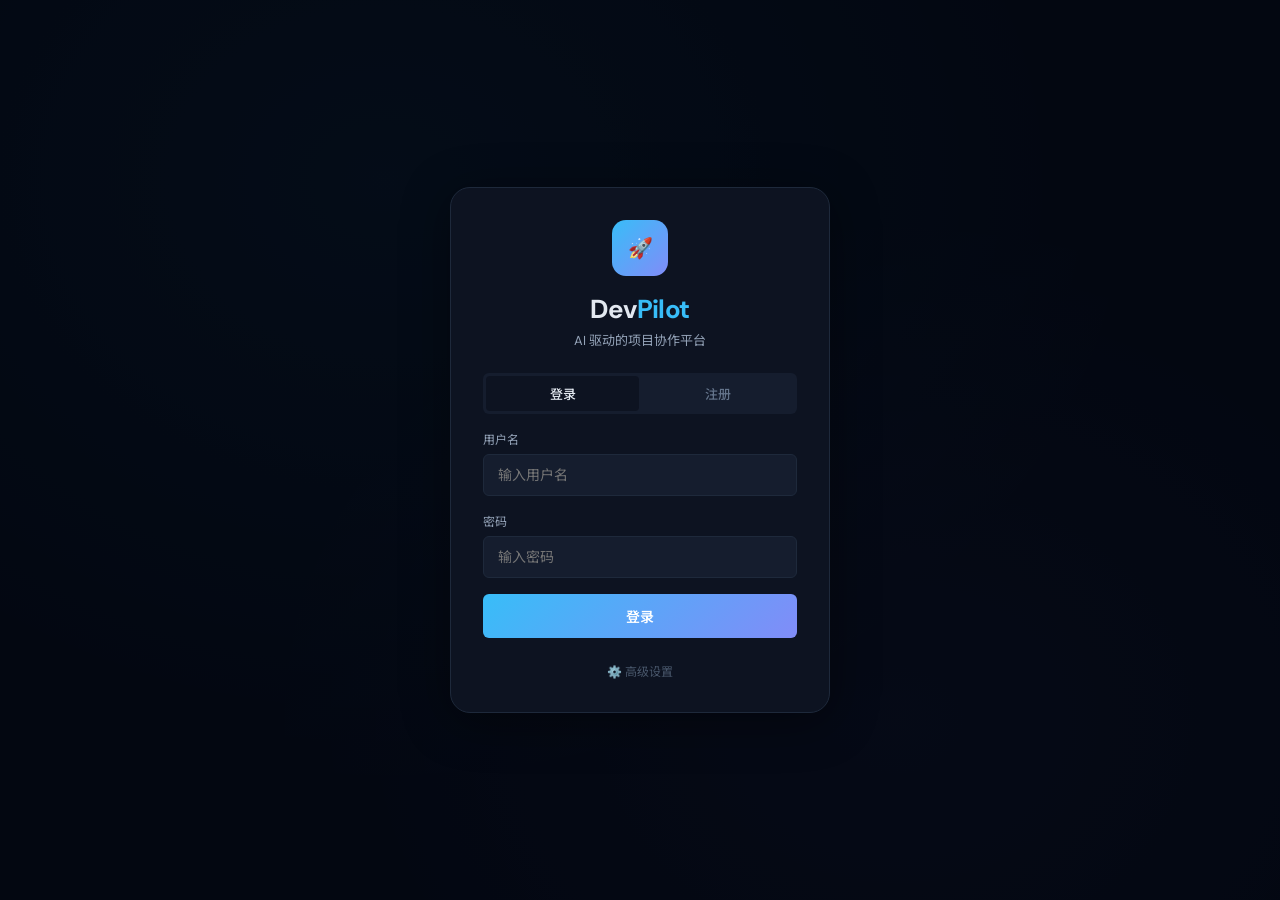
<file: frontend/index.html>
<!DOCTYPE html>
<html lang="zh-CN">
<head>
  <meta charset="UTF-8">
  <meta name="viewport" content="width=device-width, initial-scale=1.0">
  <title>DevPilot — AI 驱动的项目协作平台</title>
  <link rel="icon" href="data:image/svg+xml,<svg xmlns='http://www.w3.org/2000/svg' viewBox='0 0 100 100'><text y='.9em' font-size='90'>🚀</text></svg>">
  <!-- CSS -->
  <link rel="stylesheet" href="css/vars.css">
  <link rel="stylesheet" href="css/layout.css">
  <link rel="stylesheet" href="css/components.css">
  <link rel="stylesheet" href="css/pages/dashboard.css">
  <link rel="stylesheet" href="css/pages/wizard.css">
  <link rel="stylesheet" href="css/pages/workspace.css">
  <link rel="stylesheet" href="css/pages/chat.css">
  <link rel="stylesheet" href="css/pages/settings.css">
  <link rel="stylesheet" href="css/pages/debug.css">
</head>
<body>

  <!-- ═══ Auth Screen ═══ -->
  <div class="auth-screen" id="authScreen">
    <div class="auth-bg"></div>
    <div class="auth-card">
      <div class="auth-logo">🚀</div>
      <div class="auth-title">Dev<span>Pilot</span></div>
      <div class="auth-subtitle">AI 驱动的项目协作平台</div>

      <div class="auth-tabs">
        <div class="auth-tab active" data-tab="login" onclick="LoginPage.switchTab('login')">登录</div>
        <div class="auth-tab" data-tab="register" onclick="LoginPage.switchTab('register')">注册</div>
      </div>

      <div class="auth-error" id="authError"></div>

      <form class="auth-form active" id="loginForm">
        <div class="field">
          <label>用户名</label>
          <input type="text" id="loginUser" placeholder="输入用户名" autocomplete="username" required>
        </div>
        <div class="field">
          <label>密码</label>
          <input type="password" id="loginPass" placeholder="输入密码" autocomplete="current-password" required>
        </div>
        <button type="submit" class="auth-btn" id="loginBtn">登录</button>
      </form>

      <form class="auth-form" id="registerForm">
        <div class="field">
          <label>用户名</label>
          <input type="text" id="regUser" placeholder="至少3个字符" autocomplete="username" required minlength="3">
        </div>
        <div class="field">
          <label>密码</label>
          <input type="password" id="regPass" placeholder="至少8个字符" autocomplete="new-password" required minlength="8">
        </div>
        <div class="field">
          <label>邮箱（可选）</label>
          <input type="email" id="regEmail" placeholder="your@email.com" autocomplete="email">
        </div>
        <button type="submit" class="auth-btn" id="regBtn">注册</button>
      </form>

      <div class="auth-config">
        <div class="config-toggle" onclick="this.nextElementSibling.classList.toggle('open')">⚙️ 高级设置</div>
        <div class="config-fields" id="configFields">
          <div class="field">
            <label>服务地址</label>
            <input type="text" id="cfgBaseUrl" placeholder="默认: 当前域名" value="">
          </div>
          <p style="font-size:11px;color:var(--text-dim);margin-top:4px">
            模块级 Mock 开关请在登录后「设置」页面管理
          </p>
        </div>
      </div>
    </div>
  </div>

  <!-- ═══ App Shell ═══ -->
  <div class="app-shell" id="appShell">
    <aside class="shell-sidebar" id="shellSidebar"></aside>
    <div class="sidebar-overlay" id="sidebarOverlay"></div>
    <header class="shell-topbar" id="shellTopbar"></header>
    <main class="shell-content" id="shellContent"></main>
  </div>

  <!-- ═══ Toast Container ═══ -->
  <div class="toast-container" id="toastContainer"></div>

  <!-- ═══ JS Core ═══ -->
  <script src="js/core/events.js"></script>
  <script src="js/core/state.js"></script>
  <script src="js/core/router.js"></script>
  <script src="js/mock/data.js"></script>
  <script src="js/data/ai-roles.js"></script>
  <script src="js/data/prompt-store.js"></script>
  <script src="js/mock/simulator.js"></script>
  <script src="js/core/api.js"></script>
  <script src="js/core/shell.js"></script>

  <!-- ═══ JS Components ═══ -->
  <script src="js/components/role-panel.js"></script>
  <script src="js/components/skill-modal.js"></script>
  <script src="js/components/interaction-log.js"></script>

  <!-- ═══ JS Pages ═══ -->
  <script src="js/pages/login.js"></script>
  <script src="js/pages/dashboard.js"></script>
  <script src="js/pages/wizard.js"></script>
  <script src="js/pages/workspace.js"></script>
  <script src="js/pages/chat.js"></script>
  <script src="js/pages/settings.js"></script>
  <script src="js/pages/debug.js"></script>

  <!-- ═══ Boot ═══ -->
  <script>
    (function boot() {
      // Restore module-level mock settings
      const savedMock = AppState.get('mock_modules');
      if (savedMock && typeof savedMock === 'object') {
        Object.assign(CONFIG.MOCK, savedMock);
      }
      // Legacy compat: restore old USE_MOCK → projects/templates/phases
      const legacyMock = AppState.get('use_mock');
      if (legacyMock !== undefined && !savedMock) {
        CONFIG.USE_MOCK = legacyMock;
      }

      const savedUrl = AppState.get('base_url');
      if (savedUrl) CONFIG.BASE_URL = savedUrl;

      // Apply config from login screen
      const cfgBase = document.getElementById('cfgBaseUrl');
      if (cfgBase) cfgBase.value = CONFIG.BASE_URL || '';
      if (cfgBase) cfgBase.onchange = () => { CONFIG.BASE_URL = cfgBase.value.replace(/\/+$/, ''); AppState.set('base_url', CONFIG.BASE_URL); };

      // Register routes
      Router.add('/login', () => LoginPage.render(), { noShell: true, guest: true });
      Router.add('/', () => DashboardPage.render(), { auth: true });
      Router.add('/new', () => WizardPage.render(), { auth: true });
      Router.add('/projects/:id', (p) => WorkspacePage.render(p), { auth: true });
      Router.add('/chat', () => ChatPage.render(), { auth: true });
      Router.add('/settings', () => SettingsPage.render(), { auth: true });
      Router.add('/debug', () => DebugPage.render(), { auth: true });

      // Init shell if logged in
      if (AppState.isLoggedIn) {
        Shell.init();
        ChatPage.init();
      }

      // Start router
      Router.start();

      if (!window.location.hash && !AppState.isLoggedIn) {
        Router.navigate('/login');
      }
    })();
  </script>
</body>
</html>
</file>
<file: frontend/css/vars.css>
/* ═══════════════════════════════════════════════════
   DevPilot Design System — CSS Variables
   Dark Cosmos Theme with Neon Accents
   ═══════════════════════════════════════════════════ */
@import url('https://fonts.googleapis.com/css2?family=DM+Sans:ital,opsz,wght@0,9..40,300;400;500;600;700&family=Noto+Sans+SC:wght@300;400;500;600;700&family=JetBrains+Mono:wght@400;500;600&display=swap');

:root {
  --bg-deep:#030711; --bg-primary:#0a0f1a; --bg-secondary:#111827;
  --bg-card:#0d1321; --bg-card-hover:#131b2e; --bg-input:#151d2e;
  --bg-hover:#1a2438; --bg-surface:#0f1729; --bg-overlay:rgba(3,7,17,0.85);
  --accent:#38bdf8; --accent-glow:rgba(56,189,248,0.15); --accent-dim:#1e6ea1;
  --accent-2:#818cf8; --accent-2-glow:rgba(129,140,248,0.15); --accent-3:#c084fc;
  --gradient-1:linear-gradient(135deg,#38bdf8,#818cf8);
  --gradient-hero:linear-gradient(135deg,rgba(56,189,248,0.08),rgba(129,140,248,0.08) 50%,rgba(192,132,252,0.05));
  --text-primary:#e2e8f0; --text-secondary:#94a3b8; --text-dim:#64748b; --text-muted:#475569;
  --border:#1e293b; --border-light:#2a3a52; --border-glow:rgba(56,189,248,0.25);
  --success:#34d399; --success-bg:rgba(52,211,153,0.1);
  --warning:#fbbf24; --warning-bg:rgba(251,191,36,0.1);
  --error:#f87171; --error-bg:rgba(248,113,113,0.1);
  --info:#60a5fa; --info-bg:rgba(96,165,250,0.1);
  --phase-pending:#64748b; --phase-working:#38bdf8; --phase-approval:#fbbf24;
  --phase-approved:#34d399; --phase-rejected:#f87171;
  --space-xs:4px; --space-sm:8px; --space-md:16px; --space-lg:24px; --space-xl:32px; --space-2xl:48px;
  --radius-sm:6px; --radius:10px; --radius-lg:14px; --radius-xl:20px; --radius-full:9999px;
  --shadow:0 4px 24px rgba(0,0,0,0.3); --shadow-sm:0 2px 8px rgba(0,0,0,0.2);
  --shadow-lg:0 8px 48px rgba(0,0,0,0.4); --shadow-glow:0 0 24px rgba(56,189,248,0.15);
  --shadow-card:0 2px 12px rgba(0,0,0,0.25),inset 0 1px 0 rgba(255,255,255,0.03);
  --font-sans:'DM Sans','Noto Sans SC',-apple-system,sans-serif;
  --font-display:'DM Sans','Noto Sans SC',sans-serif;
  --font-mono:'JetBrains Mono',monospace;
  --ease:cubic-bezier(0.4,0,0.2,1); --ease-out:cubic-bezier(0,0,0.2,1);
  --ease-bounce:cubic-bezier(0.34,1.56,0.64,1);
  --duration:0.2s; --duration-slow:0.4s;
  --sidebar-w:240px; --topbar-h:56px; --content-max:1200px;
}
*,*::before,*::after{margin:0;padding:0;box-sizing:border-box}
html,body{height:100%}
body{font-family:var(--font-sans);background:var(--bg-deep);color:var(--text-primary);overflow:hidden;-webkit-font-smoothing:antialiased}
::-webkit-scrollbar{width:6px;height:6px}
::-webkit-scrollbar-track{background:transparent}
::-webkit-scrollbar-thumb{background:var(--border-light);border-radius:3px}
::selection{background:rgba(56,189,248,0.3)}
:focus-visible{outline:2px solid var(--accent);outline-offset:2px}
</file>
<file: frontend/css/layout.css>
/* ═══════════════════════════════════════════════════
   Shell Layout — Sidebar + Topbar + Content
   ═══════════════════════════════════════════════════ */

/* ── App Shell ── */
.app-shell { display:flex; height:100vh; width:100vw; }
.app-shell.auth-mode .shell-sidebar,
.app-shell.auth-mode .shell-topbar { display:none; }
.app-shell.auth-mode .shell-content { margin:0; width:100%; }

/* ── Sidebar ── */
.shell-sidebar {
  width:var(--sidebar-w); height:100vh; position:fixed; left:0; top:0; z-index:100;
  background:var(--bg-primary); border-right:1px solid var(--border);
  display:flex; flex-direction:column; transition:transform var(--duration-slow) var(--ease);
}
.sidebar-header {
  padding:var(--space-lg) var(--space-lg) var(--space-md);
  display:flex; align-items:center; gap:var(--space-sm);
}
.sidebar-logo {
  width:36px; height:36px; border-radius:var(--radius-sm);
  background:var(--gradient-1); display:flex; align-items:center; justify-content:center;
  font-family:var(--font-display); font-weight:700; font-size:14px; color:#fff;
  flex-shrink:0;
}
.sidebar-brand {
  font-family:var(--font-display); font-size:18px; font-weight:700; letter-spacing:-0.02em;
}
.sidebar-brand span { color:var(--accent); }

.sidebar-nav { flex:1; padding:var(--space-sm) var(--space-sm); overflow-y:auto; }
.nav-item {
  display:flex; align-items:center; gap:var(--space-sm); padding:10px 14px;
  border-radius:var(--radius-sm); color:var(--text-secondary); cursor:pointer;
  transition:all var(--duration) var(--ease); font-size:14px; margin-bottom:2px;
  text-decoration:none; position:relative;
}
.nav-item:hover { background:var(--bg-hover); color:var(--text-primary); }
.nav-item.active {
  background:var(--accent-glow); color:var(--accent);
}
.nav-item.active::before {
  content:''; position:absolute; left:0; top:50%; transform:translateY(-50%);
  width:3px; height:20px; background:var(--accent); border-radius:0 2px 2px 0;
}
.nav-icon { font-size:18px; width:24px; text-align:center; flex-shrink:0; }
.nav-label { font-weight:500; }

.sidebar-footer {
  padding:var(--space-md); border-top:1px solid var(--border);
}
.sidebar-user {
  display:flex; align-items:center; gap:var(--space-sm); padding:var(--space-sm);
  border-radius:var(--radius-sm); cursor:pointer; transition:background var(--duration) var(--ease);
}
.sidebar-user:hover { background:var(--bg-hover); }
.user-avatar {
  width:32px; height:32px; border-radius:var(--radius-full);
  background:var(--gradient-1); display:flex; align-items:center; justify-content:center;
  font-weight:600; font-size:13px; color:#fff; flex-shrink:0;
}
.user-name { font-size:13px; color:var(--text-secondary); }
.user-logout {
  margin-left:auto; color:var(--text-muted); cursor:pointer; font-size:16px;
  transition:color var(--duration);
}
.user-logout:hover { color:var(--error); }

/* ── Topbar ── */
.shell-topbar {
  position:fixed; top:0; left:var(--sidebar-w); right:0; height:var(--topbar-h);
  background:rgba(10,15,26,0.8); backdrop-filter:blur(12px); -webkit-backdrop-filter:blur(12px);
  border-bottom:1px solid var(--border); z-index:90;
  display:flex; align-items:center; padding:0 var(--space-lg);
}
.topbar-breadcrumb { display:flex; align-items:center; gap:var(--space-sm); font-size:14px; }
.breadcrumb-sep { color:var(--text-muted); }
.breadcrumb-current { color:var(--text-primary); font-weight:500; }
.topbar-actions { margin-left:auto; display:flex; align-items:center; gap:var(--space-sm); }

/* ── Content ── */
.shell-content {
  margin-left:var(--sidebar-w); margin-top:var(--topbar-h);
  width:calc(100vw - var(--sidebar-w)); height:calc(100vh - var(--topbar-h));
  overflow-y:auto; position:relative;
}
.page-container {
  max-width:var(--content-max); margin:0 auto;
  padding:var(--space-xl) var(--space-lg);
}

/* ── Mobile Sidebar Toggle ── */
.mobile-menu-btn {
  display:none; background:none; border:none; color:var(--text-primary);
  font-size:22px; cursor:pointer; padding:var(--space-xs);
}
.sidebar-overlay {
  display:none; position:fixed; inset:0; background:rgba(0,0,0,0.5); z-index:99;
}

/* ── Mobile ── */
@media (max-width:768px) {
  .shell-sidebar { transform:translateX(-100%); z-index:200; }
  .shell-sidebar.open { transform:translateX(0); }
  .sidebar-overlay.open { display:block; }
  .shell-topbar { left:0; }
  .shell-content { margin-left:0; width:100vw; }
  .mobile-menu-btn { display:block; }
}
</file>
<file: frontend/css/components.css>
/* ═══════════════════════════════════════════════════
   Shared Components
   ═══════════════════════════════════════════════════ */

/* ── Buttons ── */
.btn {
  display:inline-flex; align-items:center; justify-content:center; gap:var(--space-sm);
  padding:10px 20px; border-radius:var(--radius-sm); font-family:var(--font-sans);
  font-size:14px; font-weight:500; cursor:pointer; border:none;
  transition:all var(--duration) var(--ease); text-decoration:none;
}
.btn-primary {
  background:var(--gradient-1); color:#fff;
  box-shadow:0 2px 12px rgba(56,189,248,0.25);
}
.btn-primary:hover { transform:translateY(-1px); box-shadow:0 4px 20px rgba(56,189,248,0.35); }
.btn-primary:active { transform:translateY(0); }
.btn-secondary {
  background:var(--bg-hover); color:var(--text-primary);
  border:1px solid var(--border-light);
}
.btn-secondary:hover { background:var(--bg-card-hover); border-color:var(--accent-dim); }
.btn-success { background:var(--success); color:#000; }
.btn-success:hover { filter:brightness(1.1); }
.btn-warning { background:var(--warning); color:#000; }
.btn-danger { background:transparent; color:var(--error); border:1px solid var(--error); }
.btn-danger:hover { background:var(--error-bg); }
.btn-ghost { background:transparent; color:var(--text-secondary); }
.btn-ghost:hover { background:var(--bg-hover); color:var(--text-primary); }
.btn-sm { padding:6px 14px; font-size:13px; }
.btn-lg { padding:14px 28px; font-size:16px; }
.btn-icon { width:36px; height:36px; padding:0; }
.btn:disabled { opacity:0.5; cursor:not-allowed; pointer-events:none; }

/* ── Cards ── */
.card {
  background:var(--bg-card); border:1px solid var(--border);
  border-radius:var(--radius-lg); padding:var(--space-lg);
  box-shadow:var(--shadow-card); transition:all var(--duration-slow) var(--ease);
}
.card:hover { border-color:var(--border-light); }
.card-interactive:hover {
  border-color:var(--accent-dim); transform:translateY(-2px);
  box-shadow:var(--shadow-card),var(--shadow-glow);
}

/* ── Badges ── */
.badge {
  display:inline-flex; align-items:center; gap:4px;
  padding:3px 10px; border-radius:var(--radius-full);
  font-size:12px; font-weight:500;
}
.badge-orange { background:var(--warning-bg); color:var(--warning); }
.badge-blue { background:var(--info-bg); color:var(--info); }
.badge-gray { background:rgba(100,116,139,0.15); color:var(--text-dim); }
.badge-green { background:var(--success-bg); color:var(--success); }
.badge-red { background:var(--error-bg); color:var(--error); }

/* ── Progress Bar ── */
.progress-bar {
  height:6px; background:var(--bg-hover); border-radius:3px; overflow:hidden;
}
.progress-fill {
  height:100%; border-radius:3px; transition:width 0.6s var(--ease);
  background:var(--gradient-1);
}

/* ── Input ── */
.input {
  width:100%; padding:12px 16px; border-radius:var(--radius-sm);
  background:var(--bg-input); border:1px solid var(--border);
  color:var(--text-primary); font-family:var(--font-sans); font-size:14px;
  transition:border-color var(--duration);
}
.input:focus { border-color:var(--accent); outline:none; }
.input::placeholder { color:var(--text-muted); }
.textarea { resize:vertical; min-height:80px; }
.field-label { display:block; font-size:13px; color:var(--text-secondary); margin-bottom:6px; font-weight:500; }

/* ── Toast ── */
.toast-container {
  position:fixed; top:var(--space-lg); right:var(--space-lg); z-index:9999;
  display:flex; flex-direction:column; gap:var(--space-sm);
}
.toast {
  padding:12px 20px; border-radius:var(--radius-sm);
  font-size:14px; animation:toastIn 0.3s var(--ease-out);
  box-shadow:var(--shadow-lg);
}
.toast-success { background:#065f46; color:#6ee7b7; border:1px solid #10b981; }
.toast-error { background:#7f1d1d; color:#fca5a5; border:1px solid #ef4444; }
.toast-info { background:#1e3a5f; color:#93c5fd; border:1px solid #3b82f6; }
@keyframes toastIn { from{opacity:0;transform:translateX(40px)} to{opacity:1;transform:none} }

/* ── Empty State ── */
.empty-state {
  display:flex; flex-direction:column; align-items:center; justify-content:center;
  padding:var(--space-3xl,64px) var(--space-lg); text-align:center;
}
.empty-icon { font-size:48px; margin-bottom:var(--space-md); opacity:0.6; }
.empty-title { font-size:20px; font-weight:600; margin-bottom:var(--space-sm); }
.empty-desc { color:var(--text-secondary); font-size:14px; max-width:400px; }

/* ── Loading Spinner ── */
.spinner {
  width:20px; height:20px; border:2px solid var(--border-light);
  border-top-color:var(--accent); border-radius:50%;
  animation:spin 0.8s linear infinite;
}
@keyframes spin { to{transform:rotate(360deg)} }

/* ── Breathing Animation ── */
@keyframes breathe {
  0%,100% { opacity:1; box-shadow:0 0 0 0 var(--accent-glow); }
  50% { opacity:0.85; box-shadow:0 0 20px 4px var(--accent-glow); }
}

/* ── Typing Cursor ── */
.typing-cursor::after {
  content:'▊'; color:var(--accent); animation:blink 1s step-end infinite; margin-left:2px;
}
@keyframes blink { 50%{opacity:0} }

/* ── Page Transition ── */
.page-enter { animation:pageIn 0.3s var(--ease-out); }
@keyframes pageIn { from{opacity:0;transform:translateY(12px)} to{opacity:1;transform:none} }

/* ── Auth Screen ── */
.auth-screen {
  display:none; position:fixed; inset:0; z-index:500;
  background:var(--bg-deep); align-items:center; justify-content:center;
}
.auth-screen.active { display:flex; }
.auth-bg {
  position:absolute; inset:0; opacity:0.4;
  background:radial-gradient(ellipse at 30% 20%,rgba(56,189,248,0.08),transparent 60%),
             radial-gradient(ellipse at 70% 80%,rgba(129,140,248,0.06),transparent 50%);
}
.auth-card {
  position:relative; width:380px; max-width:90vw;
  padding:var(--space-xl); background:var(--bg-card);
  border:1px solid var(--border); border-radius:var(--radius-xl);
  box-shadow:var(--shadow-lg);
}
.auth-logo {
  width:56px; height:56px; margin:0 auto var(--space-md);
  background:var(--gradient-1); border-radius:var(--radius-lg);
  display:flex; align-items:center; justify-content:center;
  font-family:var(--font-display); font-weight:700; font-size:20px; color:#fff;
}
.auth-title {
  text-align:center; font-family:var(--font-display); font-size:26px; font-weight:700;
  letter-spacing:-0.02em; margin-bottom:4px;
}
.auth-title span { color:var(--accent); }
.auth-subtitle { text-align:center; color:var(--text-secondary); font-size:13px; margin-bottom:var(--space-lg); }
.auth-tabs { display:flex; gap:2px; margin-bottom:var(--space-md); background:var(--bg-input); border-radius:var(--radius-sm); padding:3px; }
.auth-tab {
  flex:1; text-align:center; padding:8px; border-radius:4px;
  font-size:13px; font-weight:500; color:var(--text-dim); cursor:pointer;
  transition:all var(--duration);
}
.auth-tab.active { background:var(--bg-card); color:var(--text-primary); }
.auth-form { display:none; }
.auth-form.active { display:block; }
.auth-form .field { margin-bottom:var(--space-md); }
.auth-form label { display:block; font-size:12px; color:var(--text-secondary); margin-bottom:6px; }
.auth-form input { width:100%; padding:11px 14px; background:var(--bg-input); border:1px solid var(--border); border-radius:var(--radius-sm); color:var(--text-primary); font-size:14px; font-family:var(--font-sans); }
.auth-form input:focus { border-color:var(--accent); outline:none; }
.auth-btn { width:100%; padding:12px; background:var(--gradient-1); border:none; border-radius:var(--radius-sm); color:#fff; font-weight:600; font-size:14px; cursor:pointer; font-family:var(--font-sans); }
.auth-btn:hover { filter:brightness(1.1); }
.auth-error { display:none; padding:10px; border-radius:var(--radius-sm); background:var(--error-bg); color:var(--error); font-size:13px; margin-bottom:var(--space-md); }
.auth-error.show { display:block; }

/* ── Config Panel ── */
.auth-config { margin-top:var(--space-lg); }
.config-toggle { font-size:12px; color:var(--text-muted); cursor:pointer; text-align:center; }
.config-toggle:hover { color:var(--text-secondary); }
.config-fields { display:none; margin-top:var(--space-sm); }
.config-fields.open { display:block; }
.config-fields .field { margin-bottom:var(--space-sm); }
.config-fields label { display:block; font-size:11px; color:var(--text-muted); margin-bottom:4px; }
.config-fields input { width:100%; padding:8px 10px; background:var(--bg-input); border:1px solid var(--border); border-radius:var(--radius-sm); color:var(--text-secondary); font-size:12px; font-family:var(--font-mono); }
</file>
<file: frontend/css/pages/dashboard.css>
/* ═══ Dashboard ═══ */
.dash-welcome { text-align:center; padding:var(--space-3xl,64px) var(--space-lg) var(--space-2xl); }
.dash-welcome-icon { font-size:56px; margin-bottom:var(--space-md); }
.dash-welcome h1 { font-family:var(--font-display); font-size:32px; font-weight:700; letter-spacing:-0.03em; margin-bottom:var(--space-sm); }
.dash-welcome h1 span { background:var(--gradient-1); -webkit-background-clip:text; -webkit-text-fill-color:transparent; background-clip:text; }
.dash-welcome p { color:var(--text-secondary); font-size:16px; margin-bottom:var(--space-xl); }

/* Type Cards (Onboarding) */
.type-cards { display:grid; grid-template-columns:repeat(auto-fit,minmax(260px,1fr)); gap:var(--space-lg); max-width:900px; margin:0 auto; }
.type-card {
  background:var(--bg-card); border:1px solid var(--border); border-radius:var(--radius-xl);
  padding:var(--space-xl) var(--space-lg); cursor:pointer; text-align:center;
  transition:all var(--duration-slow) var(--ease); position:relative; overflow:hidden;
}
.type-card::before {
  content:''; position:absolute; inset:0; opacity:0;
  transition:opacity var(--duration-slow);
}
.type-card:nth-child(1)::before { background:radial-gradient(circle at 50% 30%,rgba(56,189,248,0.08),transparent 70%); }
.type-card:nth-child(2)::before { background:radial-gradient(circle at 50% 30%,rgba(129,140,248,0.08),transparent 70%); }
.type-card:nth-child(3)::before { background:radial-gradient(circle at 50% 30%,rgba(192,132,252,0.08),transparent 70%); }
.type-card:hover::before { opacity:1; }
.type-card:hover { border-color:var(--border-light); transform:translateY(-4px); box-shadow:var(--shadow-lg); }
.type-card-icon { font-size:48px; margin-bottom:var(--space-md); position:relative; }
.type-card-name { font-size:20px; font-weight:600; margin-bottom:var(--space-sm); position:relative; }
.type-card-desc { font-size:14px; color:var(--text-secondary); line-height:1.6; margin-bottom:var(--space-md); position:relative; }
.type-card-phases { font-size:13px; color:var(--text-dim); position:relative; }

/* Project Cards List */
.dash-header { display:flex; align-items:center; justify-content:space-between; margin-bottom:var(--space-lg); }
.dash-header h2 { font-size:20px; font-weight:600; }
.project-grid { display:grid; grid-template-columns:repeat(auto-fill,minmax(360px,1fr)); gap:var(--space-md); }

/* Project Card */
.project-card {
  background:var(--bg-card); border:1px solid var(--border); border-radius:var(--radius-lg);
  padding:var(--space-lg); cursor:pointer; transition:all var(--duration-slow) var(--ease);
}
.project-card:hover { border-color:var(--accent-dim); transform:translateY(-2px); box-shadow:var(--shadow-card),var(--shadow-glow); }
.pc-header { display:flex; align-items:center; justify-content:space-between; margin-bottom:var(--space-sm); }
.pc-title { display:flex; align-items:center; gap:var(--space-sm); }
.pc-title .icon { font-size:20px; }
.pc-title h3 { font-size:16px; font-weight:600; }
.pc-type { font-size:12px; color:var(--text-dim); margin-bottom:var(--space-md); }
.pc-phase { font-size:13px; color:var(--text-secondary); margin-bottom:var(--space-sm); }
.pc-phase strong { color:var(--text-primary); }
.pc-progress { margin-bottom:var(--space-sm); }
.pc-progress-text { font-size:12px; color:var(--text-dim); text-align:right; margin-top:4px; }
.pc-action { font-size:13px; color:var(--accent); display:flex; align-items:center; gap:4px; }

/* D6: Badge variant for archived */
.badge-dim { background:rgba(148,163,184,0.12); color:var(--text-dim); }

@media(max-width:768px) {
  .type-cards { grid-template-columns:1fr; }
  .project-grid { grid-template-columns:1fr; }
  .dash-welcome h1 { font-size:24px; }
}
</file>
<file: frontend/css/pages/wizard.css>
/* ═══ New Project Wizard v3.0 ═══ */

/* ── Wizard Shell ── */
.wizard { max-width:800px; margin:0 auto; }
.wizard-progress { display:flex; align-items:center; justify-content:center; gap:var(--space-sm); margin-bottom:var(--space-2xl); }
.wiz-step {
  display:flex; align-items:center; gap:var(--space-sm); font-size:13px; color:var(--text-muted);
}
.wiz-step.active { color:var(--accent); }
.wiz-step.done { color:var(--success); }
.wiz-dot {
  width:28px; height:28px; border-radius:50%; border:2px solid var(--border);
  display:flex; align-items:center; justify-content:center; font-size:12px; font-weight:600;
  transition:all var(--duration);
}
.wiz-step.active .wiz-dot { border-color:var(--accent); background:var(--accent-glow); color:var(--accent); }
.wiz-step.done .wiz-dot { border-color:var(--success); background:var(--success-bg); color:var(--success); }
.wiz-line { width:40px; height:2px; background:var(--border); }
.wiz-step.done+.wiz-line { background:var(--success); }

/* Step 1: Type Select */
.wiz-title { font-size:24px; font-weight:600; text-align:center; margin-bottom:var(--space-sm); }
.wiz-subtitle { text-align:center; color:var(--text-secondary); font-size:14px; margin-bottom:var(--space-xl); }

/* Step 2: Naming (was Step 3) */
.wiz-form { max-width:480px; margin:0 auto; }
.wiz-form .field { margin-bottom:var(--space-lg); }
.wiz-actions { display:flex; justify-content:center; gap:var(--space-md); margin-top:var(--space-xl); }

/* ═══ Interview Phase ═══ */

/* ── Interview Container ── */
.interview-container {
  max-width:900px; margin:0 auto;
  display:flex; flex-direction:column;
  height:calc(100vh - var(--topbar-h) - 48px);
}

/* ── Phase Progress Bar ── */
.interview-progress {
  display:flex; align-items:center; justify-content:center;
  gap:var(--space-xs); padding:var(--space-md) 0;
  border-bottom:1px solid var(--border);
  margin-bottom:var(--space-md); flex-shrink:0;
}
.ip-step {
  display:flex; align-items:center; gap:6px;
  font-size:13px; color:var(--text-muted);
  transition:color var(--duration);
}
.ip-step.active { color:var(--accent); font-weight:600; }
.ip-step.done { color:var(--success); }
.ip-dot {
  width:32px; height:32px; border-radius:50%; border:2px solid var(--border);
  display:flex; align-items:center; justify-content:center; font-size:14px;
  transition:all var(--duration);
}
.ip-step.active .ip-dot { border-color:var(--accent); background:var(--accent-glow); }
.ip-step.done .ip-dot { border-color:var(--success); background:var(--success-bg); color:var(--success); font-size:12px; }
.ip-line { width:32px; height:2px; background:var(--border); }
.ip-step.done+.ip-line, .ip-step.done ~ .ip-line { background:var(--success); }

/* ── Interview Header ── */
.interview-header {
  display:flex; align-items:center; gap:var(--space-md);
  padding:var(--space-md); background:var(--bg-card);
  border:1px solid var(--border); border-radius:var(--radius);
  margin-bottom:var(--space-md); flex-shrink:0;
}
.interview-header-icon { font-size:32px; }
.interview-header-title { font-size:18px; font-weight:600; }
.interview-header-sub { font-size:13px; color:var(--text-secondary); margin-top:2px; }

/* ── Interview Messages ── */
.interview-messages {
  flex:1; overflow-y:auto; padding:var(--space-md) 0;
  display:flex; flex-direction:column; gap:var(--space-md);
}

.interview-msg {
  display:flex; gap:var(--space-sm); max-width:85%;
  animation:msgFadeIn 0.3s var(--ease);
}
.interview-msg.user { align-self:flex-end; flex-direction:row-reverse; }
.interview-msg.ai { align-self:flex-start; }

.interview-msg-avatar {
  width:36px; height:36px; border-radius:50%;
  display:flex; align-items:center; justify-content:center;
  font-size:18px; flex-shrink:0;
  background:var(--bg-card); border:1px solid var(--border);
}

.interview-msg-body {
  background:var(--bg-card); border:1px solid var(--border);
  border-radius:var(--radius-lg); padding:var(--space-sm) var(--space-md);
  min-width:80px;
}
.interview-msg.user .interview-msg-body {
  background:var(--accent-glow); border-color:rgba(56,189,248,0.2);
}

.interview-msg-sender {
  font-size:11px; font-weight:600; color:var(--text-dim); margin-bottom:2px;
}
.interview-msg.user .interview-msg-sender { text-align:right; }

.interview-msg-content {
  font-size:14px; line-height:1.6; word-break:break-word;
}
.interview-msg-content h1 { font-size:16px; font-weight:700; margin:8px 0 4px; }
.interview-msg-content h2 { font-size:15px; font-weight:600; margin:8px 0 4px; }
.interview-msg-content h3 { font-size:14px; font-weight:600; margin:6px 0 2px; }
.interview-msg-content code {
  background:var(--bg-input); padding:1px 6px; border-radius:4px;
  font-family:var(--font-mono); font-size:13px;
}
.interview-msg-content ul { padding-left:18px; margin:4px 0; }
.interview-msg-content li { margin:2px 0; }
.interview-msg-content strong { color:var(--accent); }

/* Typing indicator */
.interview-typing { align-self:flex-start; }
.typing-dots {
  display:flex; gap:4px; align-items:center; padding:8px 12px;
}
.typing-dots span {
  width:6px; height:6px; background:var(--text-dim); border-radius:50%;
  animation:typingBounce 1.4s ease-in-out infinite;
}
.typing-dots span:nth-child(2) { animation-delay:0.2s; }
.typing-dots span:nth-child(3) { animation-delay:0.4s; }

.typing-cursor::after {
  content:'▊'; animation:blink 0.8s step-end infinite; color:var(--accent);
}

@keyframes typingBounce {
  0%,60%,100% { transform:translateY(0); opacity:0.4; }
  30% { transform:translateY(-4px); opacity:1; }
}
@keyframes blink { 0%,100%{opacity:1} 50%{opacity:0} }
@keyframes msgFadeIn { from{opacity:0;transform:translateY(8px)} to{opacity:1;transform:translateY(0)} }

/* ── Input Area ── */
.interview-input-area {
  flex-shrink:0; padding:var(--space-md) 0 var(--space-sm);
  border-top:1px solid var(--border);
  display:flex; flex-direction:column; gap:var(--space-sm);
}

.interview-input-wrap {
  display:flex; gap:var(--space-sm); align-items:flex-end;
}
.interview-input {
  flex:1; background:var(--bg-input); border:1px solid var(--border);
  border-radius:var(--radius); padding:10px 14px; color:var(--text-primary);
  font-family:var(--font-sans); font-size:14px; resize:none;
  transition:border-color var(--duration);
  max-height:120px;
}
.interview-input:focus { border-color:var(--accent); outline:none; }
.interview-input:disabled { opacity:0.5; cursor:not-allowed; }

.interview-send-btn {
  background:var(--accent); color:#fff; border:none; border-radius:var(--radius);
  padding:10px 20px; font-size:14px; font-weight:600; cursor:pointer;
  transition:all var(--duration); white-space:nowrap;
}
.interview-send-btn:hover:not(:disabled) { filter:brightness(1.1); }
.interview-send-btn:disabled { opacity:0.5; cursor:not-allowed; }

.interview-generate-btn {
  align-self:center; background:linear-gradient(135deg,var(--accent),var(--accent-2));
  color:#fff; border:none; border-radius:var(--radius-full);
  padding:8px 24px; font-size:13px; font-weight:600; cursor:pointer;
  transition:all var(--duration); animation:pulseGlow 2s ease-in-out infinite;
}
.interview-generate-btn:hover { transform:scale(1.02); filter:brightness(1.1); }

@keyframes pulseGlow {
  0%,100% { box-shadow:0 0 12px rgba(56,189,248,0.2); }
  50% { box-shadow:0 0 24px rgba(56,189,248,0.4); }
}

/* ── Report / PRD Preview ── */
.interview-report {
  flex-shrink:0; margin-top:var(--space-md);
  background:var(--bg-card); border:1px solid var(--border); border-radius:var(--radius-lg);
  overflow:hidden; max-height:50vh; display:flex; flex-direction:column;
}
.interview-report-title {
  font-size:16px; font-weight:600; padding:var(--space-md);
  border-bottom:1px solid var(--border); flex-shrink:0;
}
.interview-report-body {
  padding:var(--space-md); overflow-y:auto; flex:1;
  font-size:14px; line-height:1.7;
}
.interview-report-body h1 { font-size:18px; font-weight:700; margin:12px 0 6px; color:var(--accent); }
.interview-report-body h2 { font-size:16px; font-weight:600; margin:10px 0 4px; }
.interview-report-body h3 { font-size:15px; font-weight:600; margin:8px 0 4px; color:var(--accent-2); }
.interview-report-body ul { padding-left:20px; margin:4px 0; }
.interview-report-body li { margin:3px 0; }
.interview-report-body strong { color:var(--accent); }
.interview-report-body code {
  background:var(--bg-input); padding:1px 6px; border-radius:4px;
  font-family:var(--font-mono); font-size:13px;
}

.interview-report-actions {
  display:flex; justify-content:center; gap:var(--space-md);
  padding:var(--space-md); border-top:1px solid var(--border); flex-shrink:0;
}

/* ═══ PRD Review Phase ═══ */
.review-content {
  flex:1; overflow-y:auto; padding:var(--space-md) 0;
  display:flex; flex-direction:column; gap:var(--space-lg);
}

/* PRD Preview in Review */
.review-prd-preview {
  background:var(--bg-card); border:1px solid var(--border); border-radius:var(--radius-lg);
  overflow:hidden;
}
.review-prd-title {
  font-size:15px; font-weight:600; padding:var(--space-md);
  border-bottom:1px solid var(--border); background:var(--bg-surface);
}
.review-prd-body {
  padding:var(--space-md); max-height:300px; overflow-y:auto;
  font-size:13px; line-height:1.6; color:var(--text-secondary);
}
.review-prd-body h1 { font-size:16px; font-weight:700; margin:8px 0 4px; color:var(--text-primary); }
.review-prd-body h2 { font-size:15px; font-weight:600; margin:8px 0 4px; color:var(--text-primary); }
.review-prd-body h3 { font-size:14px; font-weight:600; margin:6px 0 2px; }
.review-prd-body strong { color:var(--accent); }

/* Review Cards */
.review-cards {
  display:grid; grid-template-columns:repeat(auto-fit, minmax(260px, 1fr));
  gap:var(--space-md);
}
.review-card {
  background:var(--bg-card); border:1px solid var(--border);
  border-radius:var(--radius-lg); padding:var(--space-md);
  transition:border-color var(--duration);
}
.review-card.review-loading {
  display:flex; flex-direction:column; gap:var(--space-sm);
}
.review-card.review-pass { border-left:3px solid var(--success); }
.review-card.review-risk { border-left:3px solid var(--warning); }
.review-card.review-need { border-left:3px solid var(--error); }

.review-card-header {
  display:flex; align-items:center; gap:var(--space-sm); margin-bottom:var(--space-sm);
}
.review-card-icon { font-size:24px; }
.review-card-role { font-size:14px; font-weight:600; flex:1; }

.review-conclusion-tag {
  font-size:11px; font-weight:600; padding:3px 10px;
  border-radius:var(--radius-full); white-space:nowrap;
}
.review-conclusion-tag.review-pass { background:var(--success-bg); color:var(--success); }
.review-conclusion-tag.review-risk { background:var(--warning-bg); color:var(--warning); }
.review-conclusion-tag.review-need { background:var(--error-bg); color:var(--error); }

.review-card-summary {
  font-size:14px; font-weight:500; margin-bottom:var(--space-sm);
  line-height:1.5;
}

.review-card-details { display:flex; flex-direction:column; gap:4px; }
.review-detail-item {
  font-size:13px; color:var(--text-secondary); line-height:1.5;
  padding-left:4px;
}

.review-card-body {
  display:flex; align-items:center; gap:var(--space-sm);
  padding:var(--space-lg) 0; justify-content:center;
}
.review-loading-text {
  font-size:13px; color:var(--text-dim); animation:pulse 1.5s ease-in-out infinite;
}
@keyframes pulse { 0%,100%{opacity:0.4} 50%{opacity:1} }

/* Review Actions */
.review-actions {
  display:flex; justify-content:center; gap:var(--space-md);
  padding:var(--space-lg) 0;
}

/* ── Spinner ── */
.spinner-sm {
  display:inline-block; width:14px; height:14px;
  border:2px solid rgba(255,255,255,0.3);
  border-top-color:#fff; border-radius:50%;
  animation:spin 0.6s linear infinite;
}
@keyframes spin { to { transform:rotate(360deg); } }

/* ── Button Accent ── */
.btn-accent {
  background:var(--gradient-1); color:#fff; border:none;
  border-radius:var(--radius); padding:8px 20px;
  font-size:14px; font-weight:600; cursor:pointer;
  transition:all var(--duration);
}
.btn-accent:hover { filter:brightness(1.1); transform:translateY(-1px); }

/* ── Mobile ── */
@media (max-width:768px) {
  .interview-container { height:calc(100vh - var(--topbar-h) - 24px); }
  .interview-msg { max-width:92%; }
  .ip-step span { display:none; }
  .ip-line { width:20px; }
  .review-cards { grid-template-columns:1fr; }
  .review-prd-body { max-height:200px; }
  .interview-report { max-height:40vh; }
}
</file>
<file: frontend/css/pages/workspace.css>
/* ═══ Project Workspace v4.0 — Vertical Phase Nav Layout ═══ */

/* Layout: [Left Phase Nav 240px] [Right Detail flex:1] */
.ws-layout {
  display:flex; height:calc(100vh - var(--topbar-h)); overflow:hidden;
}

/* ── Left: Phase Navigation ── */
.ws-phase-nav {
  width:240px; flex-shrink:0; border-right:1px solid var(--border);
  background:var(--bg-secondary); display:flex; flex-direction:column;
  overflow:hidden;
}
.ws-nav-header {
  padding:var(--space-md) var(--space-md) var(--space-sm);
  border-bottom:1px solid var(--border); flex-shrink:0;
}
.ws-nav-header h2 { font-size:15px; font-weight:600; margin:var(--space-xs) 0 2px; white-space:nowrap; overflow:hidden; text-overflow:ellipsis; }
.ws-nav-type { font-size:11px; color:var(--text-dim); }
.ws-nav-list { flex:1; overflow-y:auto; padding:var(--space-xs) 0; }

.ws-nav-item {
  display:flex; align-items:center; gap:8px;
  padding:10px 14px; cursor:pointer; border-left:3px solid transparent;
  transition:all var(--duration);
}
.ws-nav-item:hover { background:var(--bg-hover); }
.ws-nav-item.selected { background:var(--accent-glow); border-left-color:var(--accent); }
.ws-nav-item.done { opacity:0.7; }
.ws-nav-item.done .ws-nav-num { color:var(--success); }
.ws-nav-item.working .ws-nav-num { color:var(--accent); }
.ws-nav-item.awaiting .ws-nav-num { color:var(--warning); }
.ws-nav-item.rejected .ws-nav-num { color:var(--error); }
.ws-nav-item.current .ws-nav-num { color:var(--text-primary); font-weight:700; }

.ws-nav-num {
  width:20px; height:20px; border-radius:var(--radius-full);
  background:var(--bg-hover); font-size:10px; font-weight:600;
  display:flex; align-items:center; justify-content:center;
  flex-shrink:0; color:var(--text-dim);
}
.ws-nav-icon { font-size:14px; flex-shrink:0; }
.ws-nav-info { flex:1; min-width:0; }
.ws-nav-name { font-size:12px; font-weight:500; white-space:nowrap; overflow:hidden; text-overflow:ellipsis; }
.ws-nav-status { font-size:10px; color:var(--text-dim); margin-top:1px; }

/* ── Right: Detail Panel ── */
.ws-detail {
  flex:1; overflow-y:auto; min-width:0;
}
.ws-detail-header {
  padding:var(--space-lg) var(--space-xl) var(--space-md);
  border-bottom:1px solid var(--border);
}
.ws-detail-title { font-size:20px; font-weight:600; }
.ws-detail-meta { font-size:13px; color:var(--text-dim); margin-top:4px; }

/* Working animation */
.ws-working { text-align:center; padding:var(--space-3xl,80px) var(--space-lg); }
.ws-working p { color:var(--text-secondary); margin-bottom:var(--space-md); }
.ws-working-anim {
  width:48px; height:48px; margin:0 auto var(--space-lg);
  border:3px solid var(--border); border-top-color:var(--accent);
  border-radius:50%; animation:spin 1s linear infinite;
}
@keyframes spin { to { transform:rotate(360deg); } }
.ws-working-preview {
  display:inline-block; padding:var(--space-sm) var(--space-md);
  background:var(--bg-card); border:1px solid var(--border);
  border-radius:var(--radius); font-size:13px; color:var(--text-secondary);
}

/* AI Output card */
.ws-output { padding:var(--space-md) var(--space-xl); }
.ws-output-card {
  background:var(--bg-card); border:1px solid var(--border);
  border-radius:var(--radius-lg); padding:var(--space-lg);
}
.ws-output-label { font-size:11px; color:var(--text-dim); font-weight:600; margin-bottom:var(--space-xs); }
.ws-output-title { font-size:16px; font-weight:600; margin-bottom:4px; }
.ws-output-time { font-size:11px; color:var(--text-dim); margin-bottom:var(--space-sm); }
.ws-output-summary { font-size:13px; color:var(--text-secondary); line-height:1.6; margin-bottom:var(--space-sm); }
.ws-output-link { font-size:13px; color:var(--accent); text-decoration:none; }
.ws-output-link:hover { text-decoration:underline; }

/* Action bar */
.ws-actions { display:flex; gap:var(--space-sm); padding:var(--space-md) var(--space-xl); flex-wrap:wrap; }

/* Completed badge */
.ws-completed-badge {
  display:inline-block; padding:6px 14px; background:rgba(52,211,153,0.1);
  color:var(--success); border-radius:var(--radius); font-size:13px; font-weight:500;
}
.ws-readonly-notice { font-size:12px; color:var(--text-dim); margin-top:4px; }

/* Chat section */
.ws-chat { padding:0 var(--space-xl) var(--space-lg); }
.ws-chat-label { font-size:13px; font-weight:600; color:var(--text-secondary); padding:var(--space-sm) 0; }
.ws-chat-messages {
  max-height:360px; overflow-y:auto; padding:var(--space-sm);
  background:var(--bg-surface); border:1px solid var(--border);
  border-radius:var(--radius); display:flex; flex-direction:column; gap:var(--space-sm);
}
.chat-msg { display:flex; gap:8px; align-items:flex-start; }
.chat-msg-user { flex-direction:row-reverse; }
.chat-msg-avatar {
  width:28px; height:28px; border-radius:var(--radius-sm); flex-shrink:0;
  display:flex; align-items:center; justify-content:center; font-size:12px;
}
.chat-msg-bubble {
  padding:8px 12px; border-radius:var(--radius); font-size:13px;
  line-height:1.6; max-width:70%; word-break:break-word;
}
.chat-msg-ai .chat-msg-bubble { background:var(--bg-card); border:1px solid var(--border); }
.chat-msg-user .chat-msg-bubble { background:var(--accent-glow); border:1px solid rgba(56,189,248,0.15); }

.ws-chat-input { display:flex; gap:var(--space-sm); margin-top:var(--space-sm); }
.ws-chat-input textarea {
  flex:1; padding:8px 12px; background:var(--bg-input); border:1px solid var(--border);
  border-radius:var(--radius); color:var(--text-primary); font-size:13px;
  font-family:var(--font-sans); resize:none; min-height:36px;
}
.ws-chat-input textarea:focus { border-color:var(--accent); outline:none; }
.ws-chat-send {
  padding:0 16px; height:36px; border-radius:var(--radius);
  background:var(--gradient-1); border:none; color:#fff;
  cursor:pointer; font-size:13px; font-weight:500;
  transition:all var(--duration); flex-shrink:0;
}
.ws-chat-send:hover { filter:brightness(1.1); }
.ws-chat-send:disabled { opacity:0.4; cursor:not-allowed; }

/* ── Mobile Responsive ── */
@media(max-width:768px) {
  .ws-layout { flex-direction:column; }
  .ws-phase-nav {
    width:100%; height:auto; max-height:none; border-right:none;
    border-bottom:1px solid var(--border);
  }
  .ws-nav-list {
    display:flex; overflow-x:auto; padding:var(--space-xs) var(--space-sm);
    gap:4px; flex-wrap:nowrap;
  }
  .ws-nav-item {
    flex-shrink:0; border-left:none; border-bottom:3px solid transparent;
    padding:8px 10px; min-width:auto;
  }
  .ws-nav-item.selected { border-bottom-color:var(--accent); border-left-color:transparent; }
  .ws-detail { overflow-y:auto; }
  .ws-actions { padding:var(--space-md); }
  .ws-chat { padding:0 var(--space-md) var(--space-md); }
}
</file>
<file: frontend/css/pages/chat.css>
/* ═══ AI Chat Page v5.0 — RoleTree Editor + InteractionLog ═══
 *
 * Layout: [RoleTreeEditor flex:1] [InteractionLog 320px]
 * Center: role tree (280px) + detail pane (flex:1) side-by-side
 */

/* ══════════════════════════════════════════════════════════
   Two-Column Container
   ══════════════════════════════════════════════════════════ */
.chat-page.chat-two-col {
  display:flex; height:calc(100vh - var(--topbar-h)); overflow:hidden;
}

/* Keep old .chat-three-col working for backward compat */
.chat-three-col {
  display:flex; height:calc(100vh - var(--topbar-h)); overflow:hidden;
}

/* ══════════════════════════════════════════════════════════
   Center: Role Editor Main Area
   ══════════════════════════════════════════════════════════ */
.role-editor-main {
  flex:1; display:flex; flex-direction:column; min-width:0; overflow:hidden;
}

/* Toolbar */
.role-editor-toolbar {
  display:flex; align-items:center; justify-content:space-between;
  padding:10px 16px; border-bottom:1px solid var(--border);
  background:var(--bg-secondary); flex-shrink:0; gap:12px;
}
.role-editor-toolbar-left { display:flex; align-items:baseline; gap:8px; min-width:0; }
.role-editor-toolbar-title { font-size:14px; font-weight:600; white-space:nowrap; }
.role-editor-toolbar-sub { font-size:11px; color:var(--text-dim); white-space:nowrap; overflow:hidden; text-overflow:ellipsis; }
.role-editor-toolbar-right { display:flex; gap:6px; flex-shrink:0; }

/* Body: Tree + Detail side-by-side */
.role-editor-body {
  flex:1; display:flex; overflow:hidden;
}

/* ══════════════════════════════════════════════════════════
   Role Tree Pane (left inside center)
   ══════════════════════════════════════════════════════════ */
.role-tree-pane {
  width:260px; flex-shrink:0; overflow-y:auto;
  border-right:1px solid var(--border); background:var(--bg-primary);
  padding:var(--space-xs) 0;
}

.rt-list { }

.rt-role-node { user-select:none; }
.rt-role-header {
  display:flex; align-items:center; gap:6px;
  padding:8px 14px; cursor:pointer; font-size:13px;
  color:var(--text-secondary); transition:all var(--duration);
  border-left:3px solid transparent;
}
.rt-role-header:hover { background:var(--bg-hover); color:var(--text-primary); }
.rt-role-node.selected > .rt-role-header {
  background:var(--accent-glow); border-left-color:var(--accent); color:var(--text-primary); font-weight:600;
}

.rt-role-arrow {
  width:14px; font-size:9px; color:var(--text-dim);
  transition:transform var(--duration) var(--ease); flex-shrink:0;
  display:inline-flex; align-items:center; justify-content:center;
}
.rt-role-node.expanded > .rt-role-header .rt-role-arrow { transform:rotate(90deg); }
.rt-role-icon { font-size:16px; flex-shrink:0; }
.rt-role-name { flex:1; font-weight:500; white-space:nowrap; overflow:hidden; text-overflow:ellipsis; }
.rt-custom-badge { font-size:10px; flex-shrink:0; }
.rt-role-badge {
  background:var(--bg-hover); color:var(--text-dim); font-size:9px;
  padding:1px 5px; border-radius:var(--radius-full); min-width:14px;
  text-align:center; flex-shrink:0;
}

/* Skill List */
.rt-skill-list { display:none; padding:2px 0 4px; }
.rt-role-node.expanded > .rt-skill-list { display:block; }

.rt-skill-item {
  display:flex; align-items:center; justify-content:space-between;
  padding:6px 14px 6px 42px; cursor:pointer; font-size:12px;
  color:var(--text-dim); transition:all var(--duration);
  border-left:3px solid transparent;
}
.rt-skill-item:hover {
  background:var(--bg-hover); color:var(--text-secondary);
  border-left-color:var(--accent-dim);
}
.rt-skill-item.selected {
  background:var(--accent-glow); border-left-color:var(--accent);
  color:var(--text-primary); font-weight:500;
}
.rt-skill-name { flex:1; }
.rt-custom-dot { color:var(--accent); font-size:8px; flex-shrink:0; }

/* ══════════════════════════════════════════════════════════
   Role Detail Pane (right inside center)
   ══════════════════════════════════════════════════════════ */
.role-detail-pane {
  flex:1; overflow-y:auto; min-width:0;
  padding:var(--space-lg); display:flex; flex-direction:column;
}

/* Welcome State */
.rd-welcome {
  flex:1; display:flex; flex-direction:column; align-items:center; justify-content:center;
  text-align:center; padding:var(--space-2xl); color:var(--text-secondary);
}
.rd-welcome-icon { font-size:56px; margin-bottom:var(--space-md); opacity:0.6; }
.rd-welcome h3 { font-size:20px; margin:0 0 var(--space-sm); color:var(--text-primary); }
.rd-welcome p { font-size:14px; line-height:1.8; }
.rd-welcome-stats {
  display:flex; gap:var(--space-lg); margin-top:var(--space-xl);
  font-size:13px; color:var(--text-dim);
}

/* Header */
.rd-header {
  display:flex; align-items:center; justify-content:space-between;
  padding-bottom:var(--space-md); border-bottom:1px solid var(--border);
  margin-bottom:var(--space-md); flex-shrink:0;
}
.rd-header-info { display:flex; align-items:center; gap:12px; }
.rd-header-icon { font-size:32px; }
.rd-header-title { font-size:18px; font-weight:600; margin:0; }
.rd-header-sub { font-size:12px; color:var(--text-dim); }
.rd-header-actions { display:flex; gap:6px; flex-shrink:0; }

/* Sections */
.rd-section { margin-bottom:var(--space-lg); }
.rd-section:last-child { margin-bottom:0; }
.rd-section-grow { flex:1; display:flex; flex-direction:column; min-height:200px; }

.rd-label {
  font-size:12px; font-weight:600; color:var(--text-dim);
  margin-bottom:var(--space-sm); display:flex; align-items:center; gap:8px;
}
.rd-custom-tag {
  font-size:10px; padding:1px 6px; border-radius:var(--radius-full);
  background:var(--accent-glow); color:var(--accent); font-weight:600;
}
.rd-default-tag {
  font-size:10px; padding:1px 6px; border-radius:var(--radius-full);
  background:var(--bg-hover); color:var(--text-dim); font-weight:500;
}
.rd-text { font-size:13px; color:var(--text-secondary); line-height:1.6; margin:0; }
.rd-empty { text-align:center; padding:var(--space-xl); color:var(--text-dim); }

/* Prompt View (readonly) */
.rd-prompt-view {
  font-size:12px; line-height:1.7; color:var(--text-secondary);
  background:var(--bg-surface); border:1px solid var(--border);
  border-radius:var(--radius); padding:var(--space-md);
  white-space:pre-wrap; word-break:break-word;
  flex:1; overflow-y:auto; font-family:var(--font-sans);
  max-height:400px; margin:0;
}
.rd-prompt-template { font-family:var(--font-mono); font-size:11px; }

/* Prompt Editor (editable textarea) */
.rd-prompt-editor {
  flex:1; min-height:200px; padding:var(--space-md);
  background:var(--bg-input); border:1px solid var(--accent);
  border-radius:var(--radius); color:var(--text-primary);
  font-size:12px; line-height:1.7; font-family:var(--font-sans);
  resize:vertical; outline:none;
}
.rd-prompt-editor:focus { box-shadow:0 0 0 2px rgba(56,189,248,0.15); }

.rd-editor-actions {
  display:flex; align-items:center; gap:var(--space-sm);
  padding-top:var(--space-sm); flex-shrink:0;
}
.rd-char-count { font-size:11px; color:var(--text-dim); flex:1; }

/* Skill Grid */
.rd-skill-grid {
  display:grid; grid-template-columns:repeat(auto-fill, minmax(200px, 1fr));
  gap:var(--space-sm);
}
.rd-skill-card {
  padding:10px 12px; background:var(--bg-surface); border:1px solid var(--border);
  border-radius:var(--radius-sm); cursor:pointer; transition:all var(--duration);
}
.rd-skill-card:hover { border-color:var(--accent); background:var(--accent-glow); }
.rd-skill-card-name { font-size:13px; font-weight:500; margin-bottom:2px; }
.rd-skill-card-trigger { font-size:11px; color:var(--text-dim); font-family:var(--font-mono); }

/* ══════════════════════════════════════════════════════════
   Right Panel: Interaction Log (320px) — unchanged
   ══════════════════════════════════════════════════════════ */
.ilog-panel {
  width:320px; flex-shrink:0; border-left:1px solid var(--border);
  background:var(--bg-secondary); display:flex; flex-direction:column;
  transition:width var(--duration-slow) var(--ease); overflow:hidden;
}
.ilog-panel.collapsed { width:40px; }

.ilog-header {
  display:flex; align-items:center; gap:8px;
  padding:12px 14px; border-bottom:1px solid var(--border); flex-shrink:0;
}
.ilog-toggle-btn {
  width:24px; height:24px; border-radius:var(--radius-sm);
  background:var(--bg-hover); border:1px solid var(--border);
  color:var(--text-dim); cursor:pointer; font-size:10px;
  display:flex; align-items:center; justify-content:center;
  transition:all var(--duration); flex-shrink:0;
}
.ilog-toggle-btn:hover { border-color:var(--accent); color:var(--accent); }
.ilog-title { font-size:13px; font-weight:600; white-space:nowrap; }
.ilog-panel.collapsed .ilog-title { display:none; }
.ilog-count {
  background:var(--accent-glow); color:var(--accent); font-size:10px;
  padding:1px 6px; border-radius:var(--radius-full); font-weight:600;
}
.ilog-panel.collapsed .ilog-count { display:none; }

.ilog-body { flex:1; overflow-y:auto; padding:var(--space-xs) 0; }
.ilog-panel.collapsed .ilog-body { display:none; }

.ilog-empty {
  text-align:center; padding:var(--space-xl); color:var(--text-dim);
  font-size:12px; line-height:1.8;
}

/* Step Item */
.ilog-step { border-bottom:1px solid var(--border); }
.ilog-step-header {
  display:flex; align-items:center; gap:6px;
  padding:8px 12px; cursor:pointer; font-size:11px;
  transition:background var(--duration);
}
.ilog-step-header:hover { background:var(--bg-hover); }
.ilog-step-num { color:var(--text-dim); font-weight:600; min-width:24px; }
.ilog-step-role { flex:1; color:var(--text-secondary); font-weight:500; }
.ilog-step-status { flex-shrink:0; }
.ilog-step-time { color:var(--text-dim); font-size:10px; flex-shrink:0; }

.ilog-step-detail { display:none; padding:0 12px 10px; }
.ilog-step.expanded .ilog-step-detail { display:block; }

.ilog-detail-section { margin-bottom:8px; }
.ilog-detail-label { font-size:10px; color:var(--text-dim); font-weight:600; margin-bottom:3px; }
.ilog-detail-content {
  font-size:11px; color:var(--text-secondary); line-height:1.5;
  padding:6px 8px; background:var(--bg-hover); border-radius:var(--radius-sm);
  max-height:120px; overflow-y:auto; word-break:break-word;
}
.ilog-detail-meta { display:flex; gap:12px; font-size:10px; color:var(--text-dim); padding-top:4px; }

.ilog-step-streaming .ilog-step-header { background:rgba(56,189,248,0.05); }
.ilog-step-done .ilog-step-num { color:var(--success); }
.ilog-step-error .ilog-step-num { color:var(--error); }

/* ══════════════════════════════════════════════════════════
   Skill Modal — kept for workspace and other pages
   ══════════════════════════════════════════════════════════ */
.skill-modal-overlay {
  position:fixed; inset:0; z-index:1000; display:flex;
  align-items:center; justify-content:center;
  background:var(--bg-overlay); animation:fadeIn var(--duration) var(--ease);
}
.skill-modal {
  background:var(--bg-card); border:1px solid var(--border);
  border-radius:var(--radius-xl); width:560px; max-width:92vw;
  max-height:85vh; display:flex; flex-direction:column;
  box-shadow:var(--shadow-lg); overflow:hidden;
}
.skill-modal-header {
  display:flex; align-items:center; gap:12px;
  padding:var(--space-lg); border-bottom:1px solid var(--border); flex-shrink:0;
}
.skill-modal-icon { font-size:28px; flex-shrink:0; }
.skill-modal-title-wrap { flex:1; min-width:0; }
.skill-modal-title { font-size:18px; font-weight:600; margin:0; }
.skill-modal-subtitle { font-size:12px; color:var(--text-dim); }
.skill-modal-close {
  width:32px; height:32px; border-radius:var(--radius-sm);
  background:var(--bg-hover); border:1px solid var(--border);
  color:var(--text-dim); cursor:pointer; font-size:14px;
  display:flex; align-items:center; justify-content:center;
  transition:all var(--duration); flex-shrink:0;
}
.skill-modal-close:hover { border-color:var(--error); color:var(--error); }
.skill-modal-body { flex:1; overflow-y:auto; padding:var(--space-lg); }
.skill-modal-section { margin-bottom:var(--space-lg); }
.skill-modal-section:last-child { margin-bottom:0; }
.skill-modal-label {
  font-size:12px; font-weight:600; color:var(--text-dim);
  margin-bottom:var(--space-sm); text-transform:uppercase; letter-spacing:0.03em;
}
.skill-modal-text { font-size:13px; color:var(--text-secondary); line-height:1.6; margin:0; }
.skill-modal-prompt {
  font-size:12px; line-height:1.7; color:var(--text-secondary);
  background:var(--bg-surface); border:1px solid var(--border);
  border-radius:var(--radius); padding:var(--space-md);
  white-space:pre-wrap; word-break:break-word;
  max-height:240px; overflow-y:auto; font-family:var(--font-sans);
}
.skill-modal-template { font-family:var(--font-mono); font-size:11px; }
.skill-modal-skill-list { display:flex; flex-direction:column; gap:var(--space-xs); }
.skill-modal-skill-item {
  display:flex; align-items:center; justify-content:space-between;
  padding:8px 12px; background:var(--bg-surface); border:1px solid var(--border);
  border-radius:var(--radius-sm); cursor:pointer; transition:all var(--duration);
}
.skill-modal-skill-item:hover { border-color:var(--accent); background:var(--accent-glow); }
.skill-modal-skill-name { font-size:13px; font-weight:500; }
.skill-modal-skill-trigger { font-size:11px; color:var(--text-dim); font-family:var(--font-mono); }
.skill-modal-footer {
  display:flex; justify-content:flex-end; gap:var(--space-sm);
  padding:var(--space-md) var(--space-lg); border-top:1px solid var(--border); flex-shrink:0;
}

/* Legacy: keep old role-panel styles for workspace page */
.role-panel {
  width:240px; flex-shrink:0; border-right:1px solid var(--border);
  background:var(--bg-secondary); display:flex; flex-direction:column;
  transition:width var(--duration-slow) var(--ease); overflow:hidden;
}
.role-panel.collapsed { width:0; border-right:none; }
.role-panel-header {
  display:flex; align-items:center; justify-content:space-between;
  padding:12px 14px; border-bottom:1px solid var(--border); flex-shrink:0;
}
.role-panel-title { font-size:13px; font-weight:600; white-space:nowrap; }
.role-panel-collapse {
  width:24px; height:24px; border-radius:var(--radius-sm);
  background:var(--bg-hover); border:1px solid var(--border);
  color:var(--text-dim); cursor:pointer; font-size:10px;
  display:flex; align-items:center; justify-content:center;
  transition:all var(--duration);
}
.role-panel-collapse:hover { border-color:var(--accent); color:var(--accent); }
.role-panel-list { flex:1; overflow-y:auto; padding:var(--space-xs) 0; }
.rp-role-node { user-select:none; }
.rp-role-header {
  display:flex; align-items:center; gap:6px;
  padding:7px 14px; cursor:pointer; font-size:12px;
  color:var(--text-secondary); transition:all var(--duration);
}
.rp-role-header:hover { background:var(--bg-hover); color:var(--text-primary); }
.rp-role-arrow {
  width:12px; font-size:8px; color:var(--text-dim);
  transition:transform var(--duration) var(--ease); flex-shrink:0;
}
.rp-role-node.expanded > .rp-role-header .rp-role-arrow { transform:rotate(90deg); }
.rp-role-icon { font-size:14px; flex-shrink:0; cursor:pointer; transition:transform var(--duration); }
.rp-role-icon:hover { transform:scale(1.2); }
.rp-role-name { flex:1; font-weight:500; white-space:nowrap; overflow:hidden; text-overflow:ellipsis; }
.rp-role-badge {
  background:var(--bg-hover); color:var(--text-dim); font-size:9px;
  padding:1px 5px; border-radius:var(--radius-full); min-width:14px; text-align:center; flex-shrink:0;
}
.rp-skill-list { display:none; padding:2px 0 4px; }
.rp-role-node.expanded > .rp-skill-list { display:block; }
.rp-skill-item {
  padding:5px 14px 5px 36px; cursor:pointer; font-size:11px;
  color:var(--text-dim); transition:all var(--duration); border-left:2px solid transparent;
}
.rp-skill-item:hover { background:var(--bg-hover); color:var(--text-secondary); border-left-color:var(--accent-dim); }
.rp-skill-item:active { background:var(--accent-glow); }

/* Sidebar legacy */
.sidebar-divider { height:1px; background:var(--border); margin:var(--space-sm) var(--space-md); }

/* Keyframes */
@keyframes fadeIn { from{opacity:0} to{opacity:1} }

/* ══════════════════════════════════════════════════════════
   Mobile Responsive (<768px)
   ══════════════════════════════════════════════════════════ */
@media(max-width:768px) {
  .chat-two-col { flex-direction:column; }
  .role-editor-body { flex-direction:column; }
  .role-tree-pane { width:100%; max-height:200px; border-right:none; border-bottom:1px solid var(--border); }
  .ilog-panel { width:40px; }
  .ilog-panel:not(.collapsed) {
    position:absolute; right:0; top:0; bottom:0; z-index:50;
    width:300px; box-shadow:var(--shadow-lg);
  }
  .role-editor-toolbar { flex-wrap:wrap; }
  .role-editor-toolbar-sub { display:none; }

  /* Legacy three-col mobile */
  .chat-three-col { flex-direction:column; }
  .role-panel { width:0; border-right:none; position:absolute; left:0; top:0; bottom:0; z-index:50; }
  .role-panel:not(.collapsed) { width:260px; border-right:1px solid var(--border); box-shadow:var(--shadow-lg); }
}
</file>
<file: frontend/css/pages/settings.css>
/* ═══ Settings ═══ */
.settings-page { max-width:700px; }
.settings-section { margin-bottom:var(--space-xl); }
.settings-section h3 { font-size:16px; font-weight:600; margin-bottom:var(--space-md); padding-bottom:var(--space-sm); border-bottom:1px solid var(--border); }
.setting-row {
  display:flex; align-items:center; justify-content:space-between;
  padding:var(--space-md) 0; border-bottom:1px solid rgba(30,41,59,0.5);
}
.setting-info h4 { font-size:14px; font-weight:500; }
.setting-info p { font-size:12px; color:var(--text-dim); margin-top:2px; }

/* Toggle Switch */
.toggle { position:relative; width:44px; height:24px; flex-shrink:0; }
.toggle input { opacity:0; width:0; height:0; }
.toggle-track {
  position:absolute; inset:0; background:var(--border-light); border-radius:12px;
  cursor:pointer; transition:background var(--duration);
}
.toggle-track::after {
  content:''; position:absolute; left:3px; top:3px; width:18px; height:18px;
  background:#fff; border-radius:50%; transition:transform var(--duration);
}
.toggle input:checked+.toggle-track { background:var(--accent); }
.toggle input:checked+.toggle-track::after { transform:translateX(20px); }

.settings-danger { margin-top:var(--space-2xl); padding-top:var(--space-lg); border-top:1px solid rgba(248,113,113,0.2); }

/* AI Config test results */
.ai-test-result {
  margin-top:var(--space-md); border:1px solid var(--border); border-radius:var(--radius-sm); overflow:hidden;
}
.ai-test-row {
  display:flex; justify-content:space-between; align-items:center;
  padding:8px 12px; font-size:12px; border-bottom:1px solid var(--border);
}
.ai-test-row:last-child { border-bottom:none; }
.ai-test-row.ok { background:rgba(52,211,153,0.05); }
.ai-test-row.ok span:last-child { color:var(--success); }
.ai-test-row.err { background:rgba(248,113,113,0.05); }
.ai-test-row.err span:last-child { color:var(--error); }

/* Button variants for settings */
.btn-primary {
  background:var(--gradient-1); color:#fff; border:none;
}
.btn-primary:hover { filter:brightness(1.1); }
</file>
<file: frontend/css/pages/debug.css>
/* ═══ Debug Page — Request Inspector ═══ */

.debug-page { display:flex; flex-direction:column; height:calc(100vh - var(--topbar-h)); overflow:hidden; }

.debug-toolbar {
  display:flex; align-items:center; justify-content:space-between;
  padding:var(--space-md) var(--space-lg); border-bottom:1px solid var(--border);
  background:var(--bg-primary); flex-shrink:0;
}
.debug-toolbar h2 { font-size:16px; margin:0; }
.debug-toolbar-actions { display:flex; gap:var(--space-sm); align-items:center; }
.debug-filter {
  padding:6px 12px; background:var(--bg-input); border:1px solid var(--border);
  border-radius:var(--radius-sm); color:var(--text-primary); font-size:13px;
  font-family:var(--font-sans); width:200px;
}
.debug-filter:focus { border-color:var(--accent); outline:none; }
.debug-clear-btn {
  padding:6px 14px; background:var(--bg-secondary); border:1px solid var(--border);
  border-radius:var(--radius-sm); color:var(--text-secondary); cursor:pointer;
  font-size:13px; font-family:var(--font-sans); transition:all var(--duration);
}
.debug-clear-btn:hover { border-color:var(--error); color:var(--error); }

.debug-body { display:flex; flex:1; overflow:hidden; }

/* ── Left: Request list ── */
.debug-list-panel {
  width:45%; min-width:300px; border-right:1px solid var(--border);
  overflow-y:auto; background:var(--bg-deep);
}
.debug-list-empty {
  padding:var(--space-xl); text-align:center; color:var(--text-dim); font-size:13px;
}
.debug-list-item {
  display:flex; align-items:center; gap:var(--space-sm);
  padding:8px var(--space-md); border-bottom:1px solid var(--border);
  cursor:pointer; font-size:12px; transition:background var(--duration);
}
.debug-list-item:hover { background:var(--bg-hover); }
.debug-list-item.active { background:var(--accent-glow); }

.debug-method {
  font-family:var(--font-mono); font-size:11px; font-weight:600;
  padding:2px 6px; border-radius:3px; min-width:40px; text-align:center;
  flex-shrink:0;
}
.debug-method.get { background:rgba(52,211,153,0.15); color:var(--success); }
.debug-method.post { background:rgba(56,189,248,0.15); color:var(--accent); }
.debug-method.put { background:rgba(251,191,36,0.15); color:var(--warning); }
.debug-method.delete { background:rgba(248,113,113,0.15); color:var(--error); }

.debug-url {
  flex:1; overflow:hidden; text-overflow:ellipsis; white-space:nowrap;
  color:var(--text-secondary); font-family:var(--font-mono);
}
.debug-status {
  font-family:var(--font-mono); font-weight:600; flex-shrink:0; min-width:30px; text-align:right;
}
.debug-list-item.ok .debug-status { color:var(--success); }
.debug-list-item.err .debug-status { color:var(--error); }
.debug-list-item.warn .debug-status { color:var(--warning); }

.debug-duration { color:var(--text-dim); font-family:var(--font-mono); flex-shrink:0; min-width:48px; text-align:right; }

.debug-tag-sse {
  font-size:9px; padding:1px 5px; border-radius:var(--radius-full);
  background:rgba(192,132,252,0.15); color:var(--accent-3); font-weight:600;
  flex-shrink:0;
}

/* ── Right: Detail panel ── */
.debug-detail-panel {
  flex:1; overflow-y:auto; padding:var(--space-md) var(--space-lg);
  background:var(--bg-primary);
}
.debug-detail-empty {
  display:flex; align-items:center; justify-content:center; height:100%;
  color:var(--text-dim); font-size:14px;
}

.debug-detail-header {
  display:flex; align-items:center; gap:var(--space-sm); flex-wrap:wrap;
  margin-bottom:var(--space-sm);
}
.debug-detail-url {
  font-family:var(--font-mono); font-size:13px; color:var(--text-primary);
  word-break:break-all;
}
.debug-detail-status {
  font-family:var(--font-mono); font-weight:600; font-size:13px;
}
.debug-detail-status.ok { color:var(--success); }
.debug-detail-status.err { color:var(--error); }
.debug-detail-time { color:var(--text-dim); font-size:12px; }
.debug-detail-ts { color:var(--text-dim); font-size:11px; margin-bottom:var(--space-md); }

.debug-section {
  margin-bottom:var(--space-md); border:1px solid var(--border);
  border-radius:var(--radius-sm); overflow:hidden;
}
.debug-section.collapsed pre { display:none; }
.debug-section-title {
  padding:8px 12px; background:var(--bg-secondary); font-size:12px;
  font-weight:600; color:var(--text-secondary); cursor:pointer;
  user-select:none; transition:background var(--duration);
}
.debug-section-title:hover { background:var(--bg-hover); }
.debug-section-title.err { color:var(--error); }

.debug-json {
  padding:var(--space-md); margin:0; font-family:var(--font-mono);
  font-size:12px; line-height:1.6; color:var(--text-primary);
  background:var(--bg-deep); overflow-x:auto; white-space:pre-wrap;
  word-break:break-all; max-height:400px; overflow-y:auto;
}
.debug-json.err { color:var(--error); }

/* ── Responsive ── */
@media(max-width:768px) {
  .debug-body { flex-direction:column; }
  .debug-list-panel { width:100%; min-width:0; height:40%; border-right:none; border-bottom:1px solid var(--border); }
}
</file>
